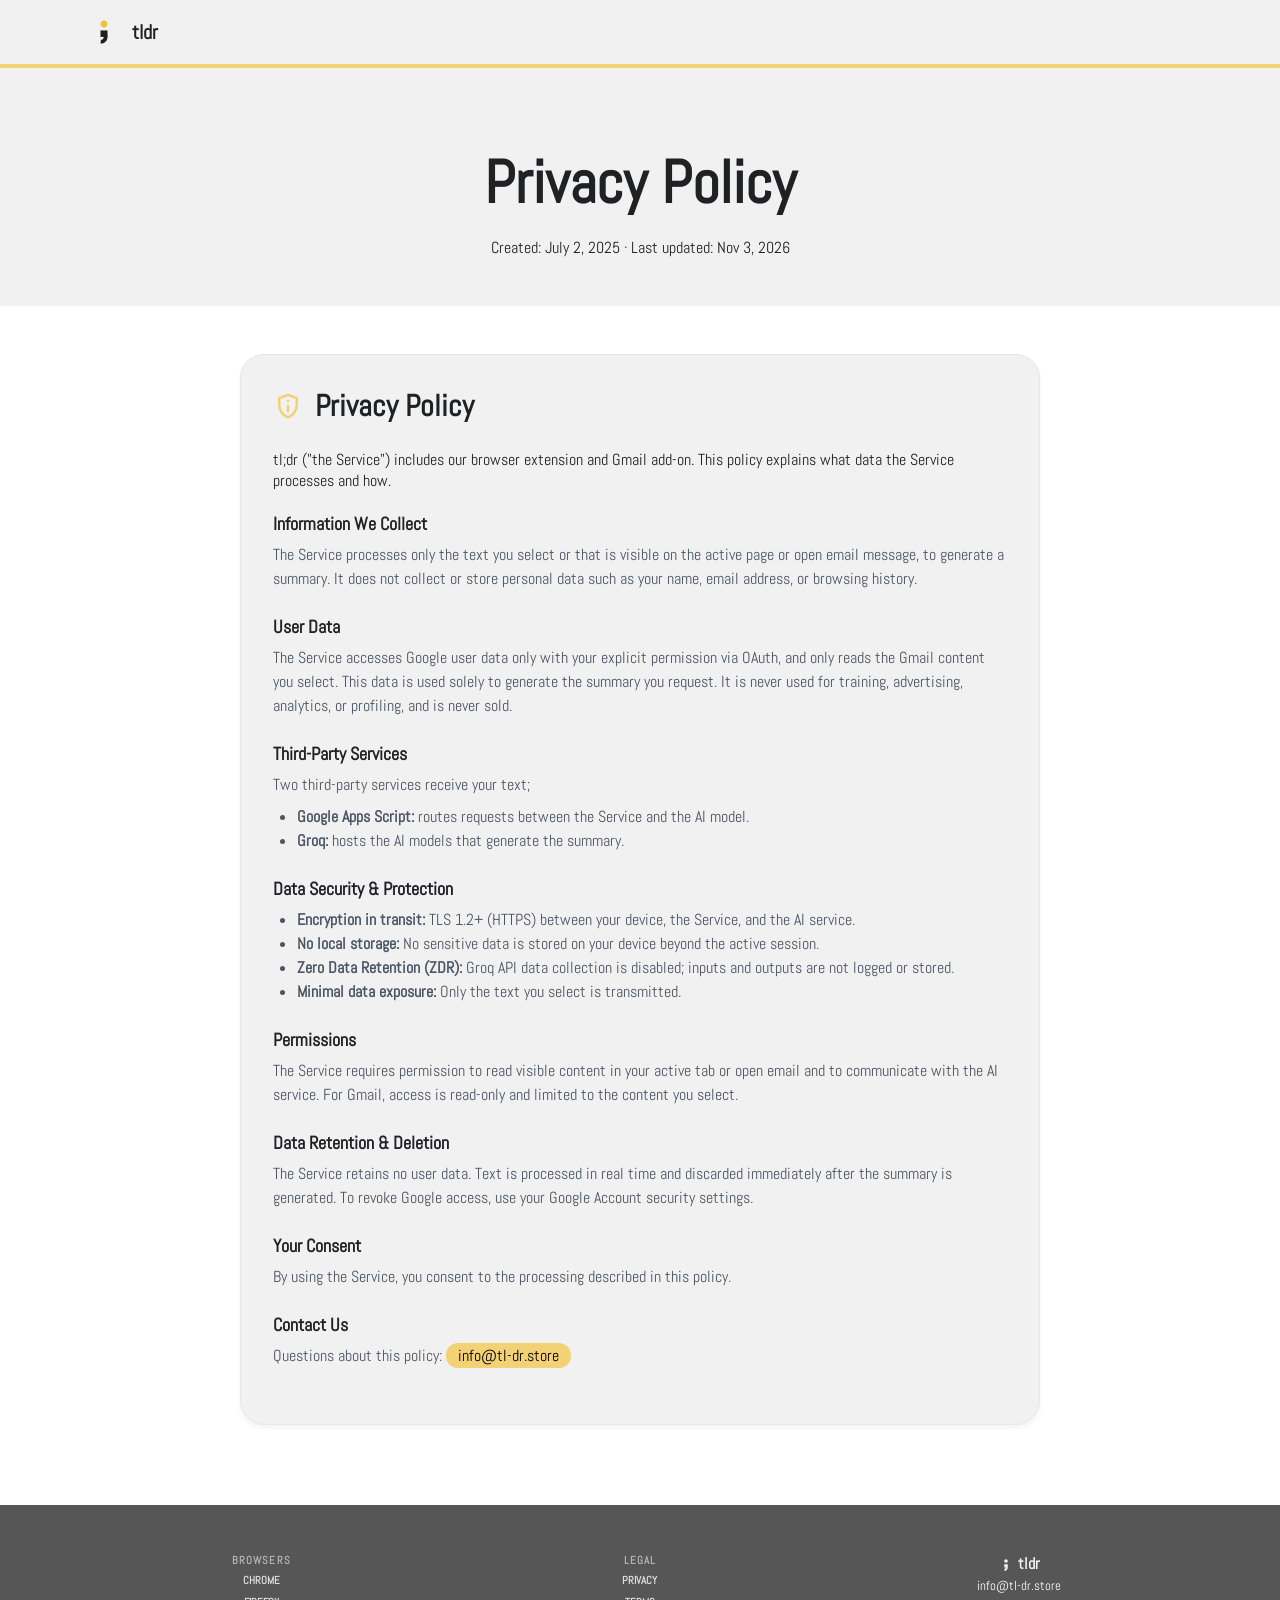
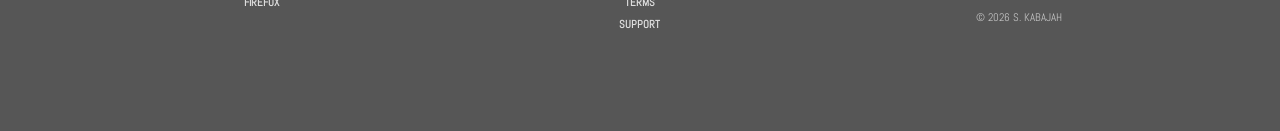
<file: privacy.html>
<!DOCTYPE html>
<html lang="en">
<head>
    <meta charset="UTF-8">
    <meta name="viewport" content="width=device-width, initial-scale=1.0">
    <title>tl;dr | Privacy Policy</title>
    <link href="https://fonts.googleapis.com/css2?family=Abel&display=swap" rel="stylesheet">
    <link rel="preconnect" href="https://fonts.googleapis.com">
    <link rel="preconnect" href="https://fonts.gstatic.com" crossorigin>
    <link rel="stylesheet" href="https://fonts.googleapis.com/css2?family=Material+Symbols+Outlined:opsz,wght,FILL,GRAD@20..48,100..700,0..1,-50..200">

    <!-- Icons for SERP, Tab, and Mobile -->
    <link rel="icon" type="image/svg+xml" href="/serp.svg">
    <link rel="icon" type="image/png" sizes="32x32" href="/icon-32.png">
    <link rel="icon" type="image/png" sizes="48x48" href="/icon-48.png">
    <link rel="apple-touch-icon" sizes="180x180" href="/icon-180.png">

    <!-- PWA / Manifest -->
    <link rel="manifest" href="/manifest.json">
    <meta name="theme-color" content="#f3d175">

    <link rel="stylesheet" href="main.css">
</head>
<body>

<nav class="nav">
    <div class="container nav_inner">
        <a href="index.html" class="nav_brand">
            <img src="icon.svg" alt="tl-dr" class="icon-md">
            <span>tldr</span>
        </a>
        <div class="nav_links">

        </div>
    </div>
</nav>

<section class="privacy-hero">
    <div class="container">
        <h1>Privacy Policy</h1>
        <p>Created: July 2, 2025 · Last updated: Nov 3, 2026</p>
    </div>
</section>


<section class="privacy-content">
    <div class="container">
        <div class="card">
            <div class="card_header">
                <span class="material-symbols-outlined yellow">privacy_tip</span>
                <h2>Privacy Policy</h2>
            </div>

            <p>tl;dr ("the Service") includes our browser extension and Gmail add-on. This policy explains what data the Service processes and how.</p>

            <br>

            <div class="policy-block">
                <h3>Information We Collect</h3>
                <p>The Service processes only the text you select or that is visible on the active page or open email message, to generate a summary. It does not collect or store personal data such as your name, email address, or browsing history.</p>
            </div>

            <div class="policy-block">
                <h3>User Data</h3>
                <p>The Service accesses Google user data only with your explicit permission via OAuth, and only reads the Gmail content you select. This data is used solely to generate the summary you request. It is never used for training, advertising, analytics, or profiling, and is never sold.</p>
            </div>

            <div class="policy-block">
                <h3>Third-Party Services</h3>
                <p>Two third-party services receive your text;</p>
                <ul>
                    <li><strong>Google Apps Script: </strong>routes requests between the Service and the AI model.</li>
                    <li><strong>Groq: </strong>hosts the AI models that generate the summary.</li>
                </ul>
            </div>

            <div class="policy-block">
                <h3>Data Security & Protection</h3>
                <ul>
                    <li><strong>Encryption in transit:</strong> TLS 1.2+ (HTTPS) between your device, the Service, and the AI service.</li>
                    <li><strong>No local storage:</strong> No sensitive data is stored on your device beyond the active session.</li>
                    <li><strong>Zero Data Retention (ZDR):</strong> Groq API data collection is disabled; inputs and outputs are not logged or stored.</li>
                    <li><strong>Minimal data exposure:</strong> Only the text you select is transmitted.</li>
                </ul>
            </div>

            <div class="policy-block">
                <h3>Permissions</h3>
                <p>The Service requires permission to read visible content in your active tab or open email and to communicate with the AI service. For Gmail, access is read-only and limited to the content you select.</p>
            </div>

            <div class="policy-block">
                <h3>Data Retention & Deletion</h3>
                <p>The Service retains no user data. Text is processed in real time and discarded immediately after the summary is generated. To revoke Google access, use your Google Account security settings.</p>
            </div>

            <div class="policy-block">
                <h3>Your Consent</h3>
                <p>By using the Service, you consent to the processing described in this policy.</p>
            </div>

            <div class="policy-block">
                <h3>Contact Us</h3>
                <p>Questions about this policy: <a href="mailto:info@tl-dr.store" class="link">info@tl-dr.store</a></p>
            </div>
        </div>
    </div>
</section>

<!-- ===== FOOTER ===== -->
<footer class="footer" id="footer">
    <div class="container footer_inner">

        <div class="footer-group">
            <h4 class="footer-group-title">Browsers</h4>
            <div class="footer_links">
                <a href="chrome.html" target="_blank">Chrome</a>
                <a href="firefox.html" target="_blank">Firefox</a>
            </div>
        </div>

        <div class="footer-group">
            <h4 class="footer-group-title">Legal</h4>
            <div class="footer_links">
                <a href="privacy.html">Privacy</a>
                <a href="terms.html">Terms</a>
                <a href="support.html">Support</a>
            </div>
        </div>

        <div class="footer-group">
            <div class="footer_brand">
                <a href="index.html">
                    <img src="icon-white.svg" alt="tl-dr" class="icon-xs">
                    <span>tldr</span>
                </a>
            </div>
            <a class="footer_links email" href="mailto:info@tl-dr.store">info@tl-dr.store</a>
            <div class="footer_credit">
                <br>© 2026
                <a href="https://skabajah.github.io/" target="_blank">S. Kabajah</a>
            </div>
        </div>

    </div>
</footer>

<!-- Google tag (gtag.js) -->
<script async src="https://www.googletagmanager.com/gtag/js?id=G-SD2NVV5C39"></script>
<script>
  window.dataLayer = window.dataLayer || [];
  function gtag(){dataLayer.push(arguments);}
  gtag('js', new Date());
  gtag('config', 'G-SD2NVV5C39');
</script>

</body>
</html>
</file>
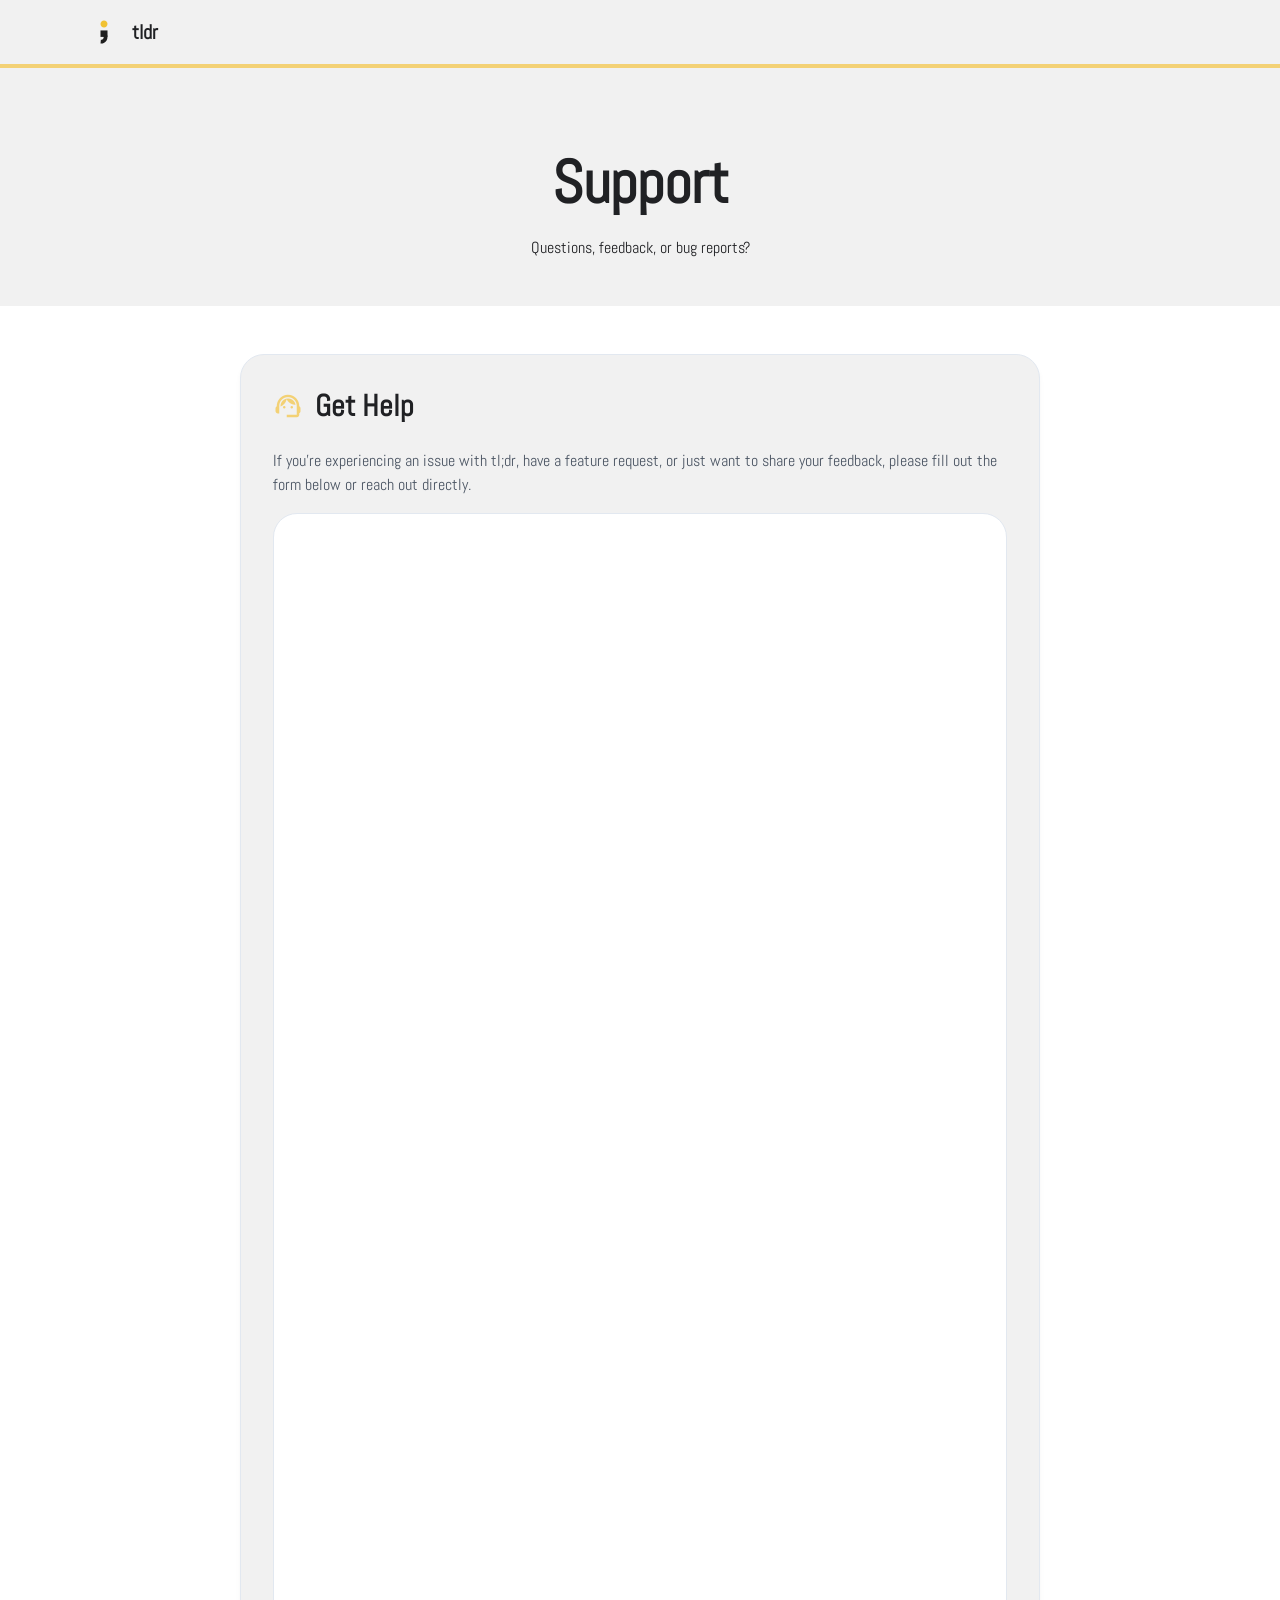
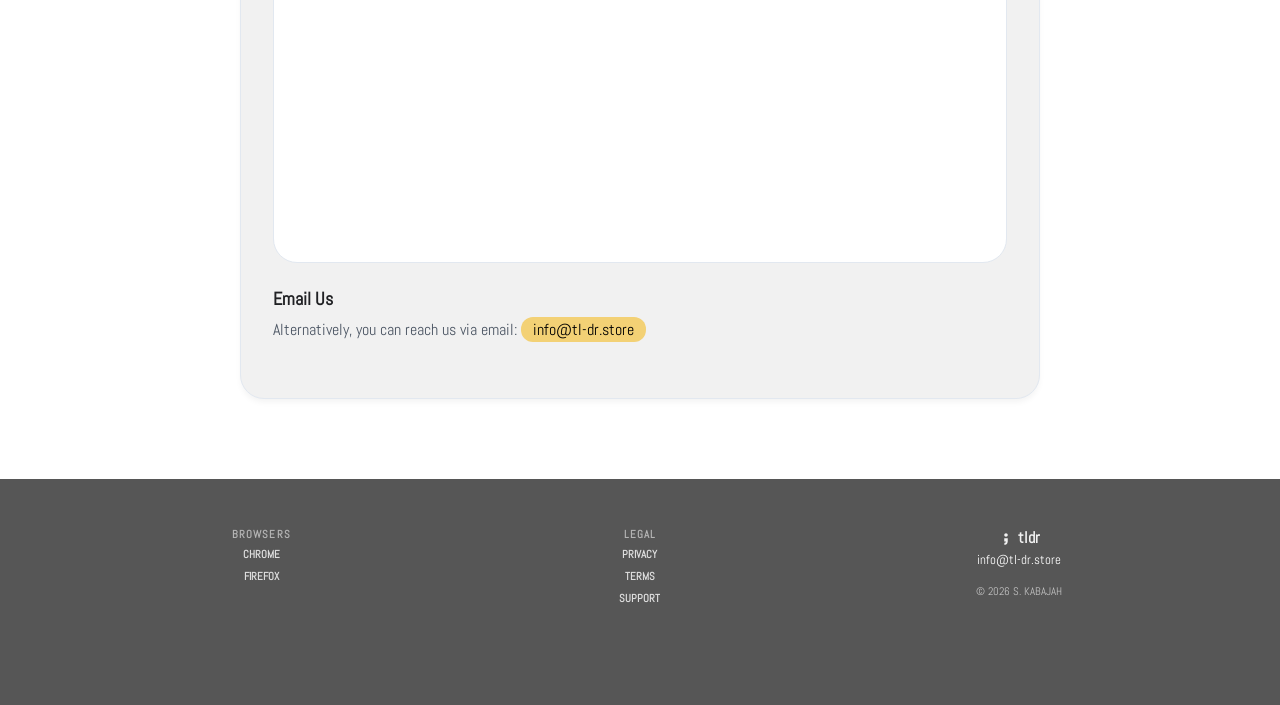
<file: support.html>
<!DOCTYPE html>
<html lang="en">
<head>
    <meta charset="UTF-8">
    <meta name="viewport" content="width=device-width, initial-scale=1.0">
    <title>tl;dr | Support</title>
    <link href="https://fonts.googleapis.com/css2?family=Abel&display=swap" rel="stylesheet">
    <link rel="preconnect" href="https://fonts.googleapis.com">
    <link rel="preconnect" href="https://fonts.gstatic.com" crossorigin>
    <link rel="stylesheet" href="https://fonts.googleapis.com/css2?family=Material+Symbols+Outlined:opsz,wght,FILL,GRAD@20..48,100..700,0..1,-50..200">

    <!-- Icons for SERP, Tab, and Mobile -->
    <link rel="icon" type="image/svg+xml" href="/serp.svg">
    <link rel="icon" type="image/png" sizes="32x32" href="/icon-32.png">
    <link rel="icon" type="image/png" sizes="48x48" href="/icon-48.png">
    <link rel="apple-touch-icon" sizes="180x180" href="/icon-180.png">
    
    <!-- PWA / Manifest -->
    <link rel="manifest" href="/manifest.json">
    <meta name="theme-color" content="#f3d175">

    <link rel="stylesheet" href="main.css">
</head>
<body>

<nav class="nav">
    <div class="container nav_inner">
        <a href="index.html" class="nav_brand">
            <img src="icon.svg" alt="tl-dr" class="icon-md">
            <span>tldr</span>
        </a>
        <div class="nav_links">
            <!-- Add nav links here if needed -->
        </div>
    </div>
</nav>

<section class="privacy-hero">
    <div class="container">
        <h1>Support</h1>
        <p>Questions, feedback, or bug reports?</p>
    </div>
</section>

<section class="privacy-content">
    <div class="container">
        <div class="card">
            <div class="card_header">
                <span class="material-symbols-outlined yellow">support_agent</span>
                <h2>Get Help</h2>
            </div>
            
            <div class="policy-block">
                <p>If you're experiencing an issue with tl;dr, have a feature request, or just want to share your feedback, please fill out the form below or reach out directly.</p>
                
                <!-- GOOGLE FORM IFRAME GOES HERE -->
                <div class="form-block" >
                    <iframe src="https://docs.google.com/forms/d/e/1FAIpQLSf2RXYvewKuHg3KukhovPvBf0ynt2Hx_QDSRVgpo6UCTYdCNg/viewform?embedded=true">Loading…</iframe>                
                </div>
                <!-- END GOOGLE FORM -->
                
            </div>

            <div class="policy-block">
                <h3>Email Us</h3>
                <p>Alternatively, you can reach us via email: 
                <a href="mailto:info@tl-dr.store" class="link">info@tl-dr.store</a></p>
            </div>
        </div>
    </div>
</section>

<!-- ===== FOOTER ===== -->
<footer class="footer" id="footer">
    <div class="container footer_inner">

        <div class="footer-group">
            <h4 class="footer-group-title">Browsers</h4>
            <div class="footer_links">
                <a href="chrome.html" target="_blank">Chrome</a>
                <a href="firefox.html" target="_blank">Firefox</a>
            </div>
        </div>

        <div class="footer-group">
            <h4 class="footer-group-title">Legal</h4>
            <div class="footer_links">
                <a href="privacy.html">Privacy</a>
                <a href="terms.html">Terms</a>
                <a href="support.html">Support</a>
            </div>
        </div>

        <div class="footer-group">
            <div class="footer_brand">
                <a href="index.html">
                    <img src="icon-white.svg" alt="tl-dr" class="icon-xs">
                    <span>tldr</span>
                </a>
            </div>
            <a class="footer_links email" href="mailto:info@tl-dr.store">info@tl-dr.store</a>
            <div class="footer_credit">
                <br>© 2026 
                <a href="https://skabajah.github.io/" target="_blank">S. Kabajah</a>
            </div>
        </div>

    </div>
</footer>

<!-- Google tag (gtag.js) -->
<script async src="https://www.googletagmanager.com/gtag/js?id=G-SD2NVV5C39"></script>
<script>
  window.dataLayer = window.dataLayer || [];
  function gtag(){dataLayer.push(arguments);}
  gtag('js', new Date());
  gtag('config', 'G-SD2NVV5C39');
</script>

</body>
</html>
</file>
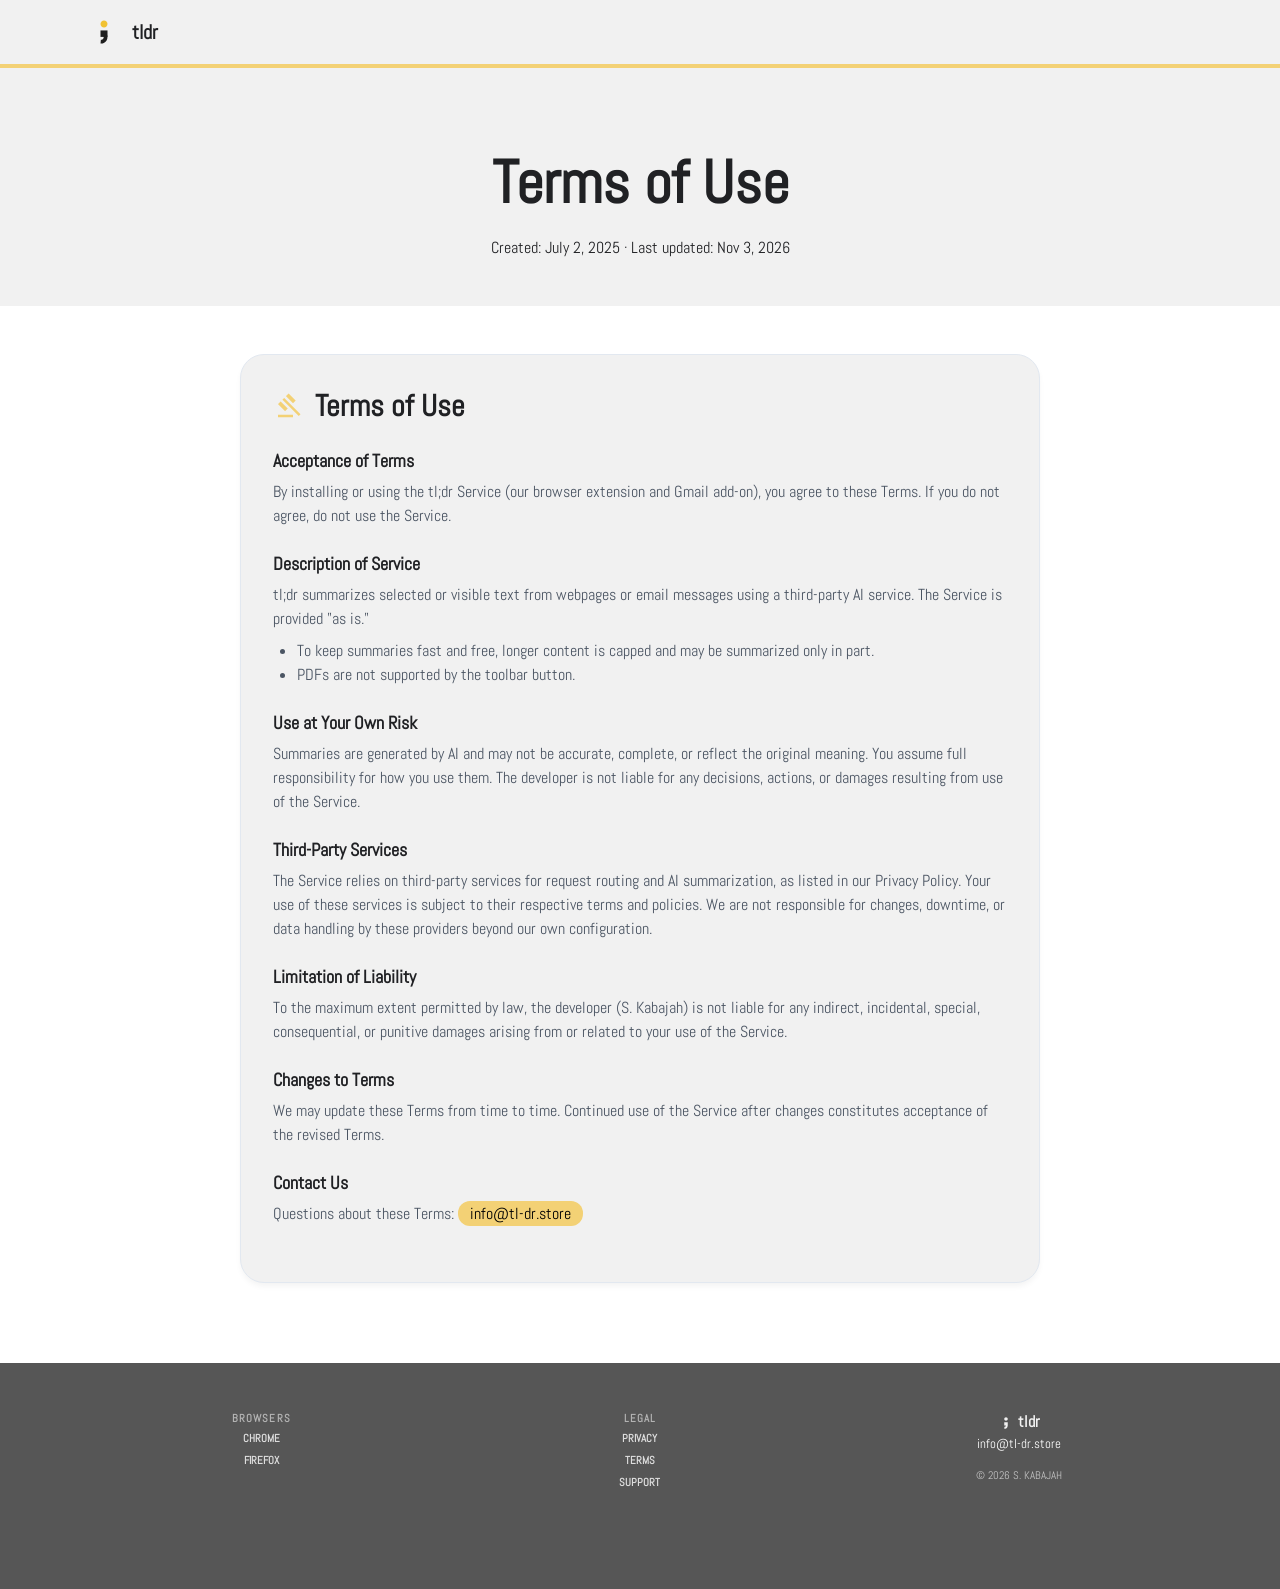
<file: terms.html>
<!DOCTYPE html>
<html lang="en">
<head>
    <meta charset="UTF-8">
    <meta name="viewport" content="width=device-width, initial-scale=1.0">
    <title>tl;dr | Terms of Use</title>
    <link href="https://fonts.googleapis.com/css2?family=Abel&display=swap" rel="stylesheet">
    <link rel="preconnect" href="https://fonts.googleapis.com">
    <link rel="preconnect" href="https://fonts.gstatic.com" crossorigin>
    <link rel="stylesheet" href="https://fonts.googleapis.com/css2?family=Material+Symbols+Outlined:opsz,wght,FILL,GRAD@20..48,100..700,0..1,-50..200">


    <!-- Icons for SERP, Tab, and Mobile -->
    <link rel="icon" type="image/svg+xml" href="/serp.svg">
    <link rel="icon" type="image/png" sizes="32x32" href="/icon-32.png">
    <link rel="icon" type="image/png" sizes="48x48" href="/icon-48.png">
    <link rel="apple-touch-icon" sizes="180x180" href="/icon-180.png">
    
        <!-- PWA / Manifest -->
    <link rel="manifest" href="/manifest.json">
    <meta name="theme-color" content="#f3d175">


    <link rel="stylesheet" href="main.css">
</head>
<body>

<nav class="nav">
    <div class="container nav_inner">
        <a href="index.html" class="nav_brand">
            <img src="icon.svg" alt="tl-dr" class="icon-md">
            <span>tldr</span>
        </a>
        <div class="nav_links">

        </div>
    </div>
</nav>

<section class="privacy-hero">
    <div class="container">
        <h1>Terms of Use</h1>
        <p>Created: July 2, 2025 · Last updated: Nov 3, 2026</p>
    </div>
</section>


<section class="privacy-content">
    <div class="container">
        <div class="card">
            <div class="card_header">
                <span class="material-symbols-outlined yellow">gavel</span>
                <h2>Terms of Use</h2>
            </div>

            <div class="policy-block">
                <h3>Acceptance of Terms</h3>
                <p>By installing or using the tl;dr Service (our browser extension and Gmail add-on), you agree to these Terms. If you do not agree, do not use the Service.</p>
            </div>

            <div class="policy-block">
                <h3>Description of Service</h3>
                <p>tl;dr summarizes selected or visible text from webpages or email messages using a third-party AI service. The Service is provided "as is."</p>
                <ul>
                    <li>To keep summaries fast and free, longer content is capped and may be summarized only in part.</li>
                    <li>PDFs are not supported by the toolbar button.</li>
                </ul>
            </div>

            <div class="policy-block">
                <h3>Use at Your Own Risk</h3>
                <p>Summaries are generated by AI and may not be accurate, complete, or reflect the original meaning. You assume full responsibility for how you use them. The developer is not liable for any decisions, actions, or damages resulting from use of the Service.</p>
            </div>

            <div class="policy-block">
                <h3>Third-Party Services</h3>
                <p>The Service relies on third-party services for request routing and AI summarization, as listed in our Privacy Policy. 
                Your use of these services is subject to their respective terms and policies. We are not responsible for changes, downtime, or data handling by these providers beyond our own configuration.</p>
            </div>

            <div class="policy-block">
                <h3>Limitation of Liability</h3>
                <p>To the maximum extent permitted by law, the developer (S. Kabajah) is not liable for any indirect, incidental, special, consequential, or punitive damages arising from or related to your use of the Service.</p>
            </div>

            <div class="policy-block">
                <h3>Changes to Terms</h3>
                <p>We may update these Terms from time to time. Continued use of the Service after changes constitutes acceptance of the revised Terms.</p>
            </div>

            <div class="policy-block">
                <h3>Contact Us</h3>
                <p>Questions about these Terms: <a href="mailto:info@tl-dr.store" class="link">info@tl-dr.store</a></p>
            </div>
        </div>
    </div>
</section>



<!-- ===== FOOTER ===== -->
<footer class="footer" id="footer">
    <div class="container footer_inner">



        <div class="footer-group">
            <h4 class="footer-group-title">Browsers</h4>
            <div class="footer_links">
                <a href="chrome.html" target="_blank">Chrome</a>
                <a href="firefox.html"target="_blank">Firefox</a>
            </div>
        </div>

<!--         <div class="footer-group">
            <h4 class="footer-group-title">Social</h4>
            <div class="footer_links">
                    <a href="redirect_linkedin.html" target="_blank">LinkedIn</a>
                    <a href="redirect_youtube.html" target="_blank">YouTube</a>
                    <a href="redirect_instagram.html" target="_blank">Instagram</a>
                    <a href="redirect_facebook.html" target="_blank">Facebook</a>
            </div>
        </div> -->

        <div class="footer-group">
            <h4 class="footer-group-title">Legal</h4>
            <div class="footer_links">
                <a href="privacy.html">Privacy</a>
                <a href="terms.html">Terms</a>
                <a href="support.html">Support</a>
            </div>
        </div>

        <div class="footer-group">
            <div class="footer_brand">
                <a href="index.html">
                    <img src="icon-white.svg" alt="tl-dr" class="icon-xs">
                    <span>tldr</span>
                </a>
            </div>
            <a class="footer_links email" href="mailto:info@tl-dr.store">info@tl-dr.store</a>
            <div class="footer_credit">
                <br>© 2026 
                <a href="https://skabajah.github.io/" target="_blank">S. Kabajah</a>
            </div>
        </div>

    </div>
</footer>


<!-- Google tag (gtag.js) -->
<script async src="https://www.googletagmanager.com/gtag/js?id=G-SD2NVV5C39"></script>
<script>
  window.dataLayer = window.dataLayer || [];
  function gtag(){dataLayer.push(arguments);}
  gtag('js', new Date());
  gtag('config', 'G-SD2NVV5C39');
</script>

</body>
</html>
</file>
<file: main.css>
/**
 * tl;dr | spill the tea ..
 * 
 * Version:   5.1
 * Created:   2025-07-02
 * Updated:   2026-06-18
 * Author:    S. Kabajah
 * 
 * COPYRIGHT NOTICE:
 * Copyright (c) 2026 S. Kabajah. All rights reserved.
 * Unauthorized copying, distribution, or modification of this file 
 * is strictly prohibited. 
 * 
 * Full license & terms: https://tl-dr.store/privacy.html
 */

@import url('https://fonts.googleapis.com/css2?family=Abel&family=Candal&display=swap');

:root {
    --yellow: #f3d175;
    --yellow-light: #f5ebd0;
    --blue: #7498d5;
    --red: #dd7970;
    --green: #7fa171;
    --purple: #b880b8;
    --dark: #202124;
    --gray-light: #f8fafc;
    --gray: #e2e8f0;
    --white: #f1f1f1;
    --black: #1f1f1f;
    --shadow: 0 10px 25px rgba(0,0,0,0.15);
    --btn-shadow: 5px 5px 10px 1px rgb(0 0 0 / 40%);
    /*--firefox-orange: #e67e22;*/
    --firefox-orange: #93918f;
    
}

* { 
    margin: 0; 
    padding: 0; 
    box-sizing: border-box; 
    font-family: 'Abel', sans-serif;
}
html { scroll-behavior: smooth; }
body { color: var(--dark); }

.material-symbols-rounded,
.material-symbols-outlined {
    font-variation-settings: 'FILL' 0, 'wght' 400, 'GRAD' 0, 'opsz' 24;
    vertical-align: middle;
}

.container { max-width: 72rem; margin: 0 auto; padding: 0 1.5rem; }

/* Nav */
.nav {
    position: fixed;
    top: 0;
    width: 100%;
    background: var(--white);
    border-bottom: 4px solid var(--yellow);
    z-index: 50;
}
.nav_inner {
    display: flex;
    justify-content: space-between;
    align-items: center;
    height: 64px;
}
.nav_brand {
    display: flex;
    align-items: center;
    gap: 0.75rem;
    text-decoration: none;
    font-weight: 700;
    font-size: 1.25rem;
    color: inherit;
}
.nav_links {
    display: none;
    gap: 1rem;
    font-size: 0.75rem;
    font-weight: 700;
    text-transform: uppercase;
}
.nav_links a { 
    text-decoration: none; 
    color: inherit; 
    padding: 4px 8px;
}
.nav_links a:hover { 
    background: var(--yellow);
    border-radius: 12px;
}
@media (min-width: 768px) { .nav_links { display: flex; } }

/* Icons */
.icon-xs { width: 16px; height: 16px; object-fit: contain; vertical-align: middle; }
.icon-sm { width: 24px; height: 24px; object-fit: contain; vertical-align: middle; }
.icon-md { width: 32px; height: 32px; object-fit: contain; }
.icon-lg { object-fit: contain; display: inline-block; vertical-align: middle; margin: 0 -1.5rem; height: 8rem; }

/* Hero */
.hero {
    background: var(--yellow);
    text-align: center;
    padding: 8rem 1.5rem 6rem;
}
.badge {
    display: inline-block;
    background: rgba(255,255,255,0.6);
    padding: 0.25rem 1rem;
    border-radius: 9999px;
    font-size: 0.75rem;
    font-weight: 700;
    margin-bottom: 1.5rem;
}
.hero_title {
    text-transform: lowercase;
    margin-bottom: 1rem;
    justify-self: center;
    font-size: 7rem;
    font-weight: bolder;
    font-family: 'Candal';
}
.hero_subtitle {
    font-size: 1.875rem;
    font-weight: 700;
    opacity: 85%;
    margin-bottom: 1rem;
}
.hero_desc {
    font-size: 1.125rem;
    max-width: 42rem;
    margin: 1rem auto;
}
@media (max-width: 768px) { 
    .hero_title { font-size: 4.5rem; }
    .icon-lg { height: 5rem; margin: 0 -0.5rem; } 
    .hero_subtitle { font-size: 1.4rem; }
    .hero_desc { font-size: 1rem; }
}

/* Hero Buttons */
.hero_buttons {
    display: flex;
    gap: 1.5rem;
    justify-content: center;
    flex-wrap: wrap;
    margin: 2rem;
}
@media (max-width: 768px) {
    .hero_buttons { gap: 1rem; }
}
.btn-store {
    display: inline-flex;
    align-items: center;
    justify-content: center;
    width: 230px;
    padding: 0.85rem 1rem;
    border-radius: 30px;
    font-weight: 700;
    text-decoration: none;
    font-size: 1rem;
    transition: all 0.2s ease;
    text-align: center;
    gap: 10px;
    color: white;
}
.btn-icon { width: 24px; height: 24px; opacity: 85%; }
.btn-chrome { background: var(--green); }
.btn-firefox { background: var(--firefox-orange); }
.btn-store:hover { box-shadow: var(--btn-shadow); transform: scale(1.02); }

.hero_availability { margin-top: 2rem; font-size: 0.75rem; opacity: 85%; letter-spacing: 0.1em; text-transform: uppercase; }
.hero_soon { margin-top: 0.5rem; font-size: 0.75rem; opacity: 55%; letter-spacing: 0.1em; text-transform: uppercase; }

/* Sections */
.section { 
    padding: 6rem 1rem; 
    border-bottom: 1px solid var(--gray);
}
.section--gray { 
    background: var(--gray-light); 
    border-top: 1px solid var(--gray); 
    border-bottom: 1px solid var(--gray); 
}
.section_badge {
    display: inline-flex;
    align-items: center;
    gap: 0.5rem;
    font-weight: 700;
    font-size: 0.75rem;
    text-transform: uppercase;
    margin-bottom: 1rem;
    padding: 4px 14px;
    border-radius: 999px;
}
.section_title {
    font-size: 2.25rem;
    font-weight: 900;
    text-transform: lowercase;
    margin-bottom: 1.5rem;
}
@media (max-width: 1024px) { .section_title { font-size: 1.8rem; } }
.section_desc { font-size: 1.125rem; opacity: 0.8; margin-bottom: 2rem; }

/* Browser Mockup */
.browser-window {
    width: 100%;
    max-width: 1100px;
    margin: 0 auto;
    background: white;
    border-radius: 12px;
    box-shadow: 0 30px 60px rgba(0,0,0,0.12);
    display: flex;
    flex-direction: column;
    overflow: hidden;
    border: 1px solid var(--gray);
}
.browser-mockup-container { margin-top: 3rem; margin-bottom: 1rem; }
.browser-header {
    height: 44px;
    background: #f1f3f4;
    display: flex;
    align-items: center;
    padding: 0 16px;
    gap: 12px;
    border-bottom: 1px solid var(--gray);
}
.browser-dots { display: flex; gap: 6px; }
.dot { width: 12px; height: 12px; border-radius: 50%; }
.dot-red { background: #ff5f57; }
.dot-yellow { background: #ffbd2e; }
.dot-green { background: #28c940; }
.address-bar {
    flex: 1;
    height: 28px;
    background: white;
    border-radius: 14px;
    display: flex;
    align-items: center;
    padding: 0 12px;
    font-size: 13px;
    color: #5f6368;
    border: 1px solid #dfe1e5;
    overflow: hidden;
    white-space: nowrap;
}
.browser-content {
    flex: 1;
    display: flex;
    overflow: hidden;
    background: #ffffff;
    min-height: 400px;
}
.web-page {
    flex: 1;
    padding: 30px 40px;
    overflow-y: auto;
    background: white;
}
.web-page .mock-title {
    height: 28px;
    width: 60%;
    background: #eef0f2;
    border-radius: 4px;
    margin-bottom: 20px;
}
.web-page .mock-line {
    height: 12px;
    background: #f1f3f4;
    border-radius: 4px;
    margin-bottom: 12px;
}
.web-page .mock-line.w95 { width: 95%; }
.web-page .mock-line.w80 { width: 80%; }
.web-page .mock-line.w60 { width: 60%; }
.web-page .mock-line.w40 { width: 40%; }

/* Sidebar (simple) */
.tldr-sidebar {
    width: 320px;
    background: var(--white);
    border-left: 1px solid var(--gray);
    display: flex;
    flex-direction: column;
}
.sidebar-header {
    padding: 16px 20px;
    background: var(--white);
    display: flex;
    align-items: center;
    justify-content: space-between;
    border-bottom: 1px solid var(--gray);
}
.header-brand {
    display: flex;
    align-items: center;
    gap: 10px;
    font-family: 'Candal', sans-serif;
    font-size: 16px;
    color: var(--dark);
}
.header-brand img { width: 24px; height: 24px; }
.close-btn { color: #94a3b8; font-size: 20px; }
.sidebar-content { padding: 20px; flex: 1; }
.sidebar-intro {
    font-size: 13px;
    color: #555;
    margin-bottom: 16px;
}
.sidebar-list {
    list-style: none;
    padding: 0;
}
.sidebar-list li {
    display: flex;
    gap: 10px;
    padding: 8px 0;
    font-size: 13px;
    color: #444;
    opacity: 0.7;
    line-height: 1.4;
}
.sidebar-list li .material-symbols-rounded {
    color: var(--green);
    font-size: 18px;
    flex-shrink: 0;
}
.action-footer {
    padding: 12px 16px;
    border-top: 1px solid var(--gray);
    background: var(--white);
    display: flex;
    gap: 6px;
}
.action-footer .icon-btn {
    flex: 1;
    background: var(--gray-light);
    border: 1px solid var(--gray);
    border-radius: 8px;
    display: flex;
    align-items: center;
    justify-content: center;
    height: 36px;
    color: var(--dark);
}
.action-footer .icon-btn .material-symbols-outlined { font-size: 20px; color: var(--blue); }

/* Context Menu */
.context-menu {
    position: absolute;
    top: 55%;
    left: 60%;
    transform: translate(-50%, -50%);
    background: var(--white);
    border: 1px solid var(--gray);
    border-radius: 8px;
    width: 200px;
    padding: 6px;
    box-shadow: var(--shadow);
    z-index: 10;
}
.context-menu .menu-item {
    padding: 8px 12px;
    border-radius: 4px;
    font-size: 13px;
    font-weight: 700;
    display: flex;
    align-items: center;
    gap: 10px;
    opacity: 0.4;
}
.context-menu .menu-item .material-symbols-rounded { font-size: 16px; }
.context-menu .menu-item.active {
    background: var(--yellow);
    /*color: var(--white);*/
    opacity: 1;
}
.context-menu .menu-item.active img { filter: brightness(0) invert(1); }
.context-menu .divider { border-top: 1px solid var(--gray); margin: 4px 0; }
.browser-content { position: relative; }

/* Email Support */
.gmail {
    display: flex;
    height: 400px;
    background: var(--white);
    border: 1px solid #e0e0e0;
    border-radius: 12px;
    overflow: hidden;
}
.gmail-main { flex: 1; padding: 1.5rem; display: flex; flex-direction: column; }
.gmail-toolbar {
    display: flex;
    align-items: center;
    gap: 1rem;
    margin-bottom: 1.5rem;
}
.gmail-toolbar .material-symbols-rounded { color: var(--red); font-size: 1.5rem; }
.gmail-search {
    flex: 1;
    height: 1em;
    background: var(--gray-light);
    border-radius: 25px;
}
.gmail-title { font-size: 1.125rem; font-weight: 700; margin-bottom: 0.25rem; }
.gmail-from { font-size: 0.75rem; color: #94a3b8; margin-bottom: 1.5rem; }
.gmail-body { flex: 1; display: flex; flex-direction: column; gap: 0.75rem; }
.gmail-body .line { height: 10px; background: var(--gray); border-radius: 4px; }
.gmail-badges { display: flex; gap: 6px; margin-bottom: 12px; flex-wrap: wrap; }
.gmail-badge {
    font-size: 8px;
    font-weight: 700;
    text-transform: uppercase;
    padding: 3px 12px;
    border-radius: 12px;
    background: var(--gray);
    color: #666;
}
.gmail-badge.active { 
    background: var(--red); 
    color: white;
}
.gmail-sidebar {
    width: 220px;
    background: var(--gray-light);
    border-left: 1px solid #e0e0e0;
    display: flex;
    flex-direction: column;
}
.gmail-sidebar-header {
    padding: 1rem;
    border-bottom: 1px solid #e0e0e0;
    background: var(--white);
    display: flex;
    align-items: center;
    gap: 8px;
    font-weight: 700;
    font-size: 11px;
}
.gmail-sidebar-header img { width: 18px; height: 18px; }
.gmail-sidebar-content { padding: 1rem; flex: 1; }
.gmail-tasks-label {
    font-size: 9px;
    font-weight: 700;
    color: var(--red);
    text-transform: uppercase;
    letter-spacing: 0.05em;
    margin-bottom: 0.75rem;
}
.gmail-tasks { list-style: none; }
.gmail-tasks li {
    display: flex;
    align-items: center;
    gap: 0.5rem;
    font-size: 11px;
    font-weight: 700;
    margin-bottom: 0.75rem;
}
.gmail-tasks .material-symbols-rounded { color: var(--red); font-size: 14px; }
.gmail-takeaway {
    margin-top: 1.5rem;
    padding-top: 0.75rem;
    border-top: 1px solid var(--gray);
}
.gmail-takeaway p:first-child {
    font-size: 9px;
    font-weight: 700;
    opacity: 0.4;
    text-transform: uppercase;
    letter-spacing: 0.05em;
}
.gmail-takeaway p:last-child { font-size: 10px; margin-top: 0.5rem; opacity: 0.7; }
@media (max-width: 768px) {
    .gmail { flex-direction: column; height: auto; }
    .gmail-sidebar { width: 100%; border-left: none; border-top: 1px solid #e0e0e0; }
    .gmail-search { display: none; }
}

/* Languages */
.language-demo {
    display: flex;
    gap: 2rem;
    align-items: stretch;
    max-width: 900px;
    margin: 0 auto;
}
@media (max-width: 768px) {
    .language-demo { flex-direction: column; gap: 1.5rem; }
}
.language-inputs { flex: 1; display: flex; flex-direction: column; gap: 0.75rem; }
.lang-input {
    padding: 0.75rem 1rem;
    background: var(--white);
    border: 1px solid var(--gray);
    border-radius: 8px;
    font-size: 13px;
    color: #555;
    opacity: 0.6;
    line-height: 1.5;
    display: flex;
    gap: 10px;
    align-items: flex-start;
}
.lang-input .flag { font-size: 16px; flex-shrink: 0; }
.lang-input .label {
    font-size: 10px;
    text-transform: uppercase;
    opacity: 0.4;
    letter-spacing: 0.05em;
    display: block;
}
.lang-arrow {
    display: flex;
    align-items: center;
    justify-content: center;
}
.lang-arrow > *  {
    font-size: 4em;
    color: var(--black);
} 
@media (max-width: 768px) {
    .lang-arrow { transform: rotate(90deg); padding: 0.5rem 0; }
}
.lang-output {
    flex: 1;
    padding: 1rem;
    background: var(--white);
    border: 2px solid var(--yellow);
    border-radius: 8px;
    display: flex;
    flex-direction: column;
    height: fit-content;
    align-self: center;
}
.lang-output .output-label {
    font-size: 11px;
    font-weight: 700;
    text-transform: uppercase;
    letter-spacing: 0.05em;
    color: var(--yellow);
    margin-bottom: 0.5rem;
}
.lang-output .output-text { 
    font-size: 20px; 
    line-height: 1.6; 
    color: var(--dark); 
    flex: 1; 
}
.lang-buttons {
    display: flex;
    justify-content: center;
    gap: 0.75rem;
    flex-wrap: wrap;
    margin-top: 2rem;
}
.lang-btn {
    padding: 0.5rem 1.25rem;
    border: 1px solid var(--gray);
    border-radius: 30px;
    background: transparent;
    font-family: 'Abel', sans-serif;
    font-size: 13px;
    font-weight: 500;
    color: #666;
}
.lang-btn.active, .lang-btn:hover {
    border-color: var(--yellow);
    background: var(--yellow-light);
    color: var(--dark);
}

/* Tones (6 grid) */
.tones-grid {
    display: grid;
    grid-template-columns: repeat(3, 1fr);
    gap: 1.25rem;
    max-width: 900px;
    margin: 0 auto;
}
@media (max-width: 768px) {
    .tones-grid { grid-template-columns: repeat(2, 1fr); }
}
@media (max-width: 480px) {
    .tones-grid { grid-template-columns: 1fr; }
}
.tone-card {
    background: var(--white);
    border-radius: 16px;
    padding: 1.5rem 1.25rem;
    border: 2px solid var(--gray);
    text-align: center;
    transition: all 0.2s;
    box-shadow: 0 2px 8px rgba(0,0,0,0.04);
}
.tone-card .material-symbols-outlined { font-size: 2.25rem; margin-bottom: 0.5rem; }
.tone-card h3 { font-size: 1.125rem; font-weight: 700; margin-bottom: 0.25rem; }
.tone-card p { font-size: 0.8rem; color: #666; line-height: 1.4; }
.tone-card:hover { transform: translateY(-4px); box-shadow: 0 8px 24px rgba(0,0,0,0.08); }
.tone-card.active { border-color: var(--yellow); background: var(--yellow-light); }

/* Settings Card */
.settings-card {
    background: var(--green);
    border-radius: 24px;
    padding: 3rem 2rem;
    color: var(--white);
    box-shadow: var(--shadow);
    max-width: 800px;
    margin: 0 auto;
}
.settings-grid {
    display: grid;
    grid-template-columns: 1fr 1fr;
    gap: 2rem;
}
@media (max-width: 768px) {
    .settings-grid { grid-template-columns: 1fr; gap: 1.5rem; }
}
.settings-group { display: flex; flex-direction: column; gap: 0.5rem; }
.settings-label {
    display: flex;
    align-items: center;
    gap: 0.5rem;
    font-size: 0.7rem;
    font-weight: 700;
    text-transform: uppercase;
    letter-spacing: 0.1em;
    opacity: 0.8;
}
.settings-label .material-symbols-outlined { font-size: 1.25rem; }
.settings-desc { font-size: 0.8rem; opacity: 0.7; }
.settings-select {
    width: 100%;
    padding: 0.75rem 1rem;
    border-radius: 10px;
    border: 1px solid rgba(255,255,255,0.2);
    background: rgba(255,255,255,0.1);
    color: white;
    font-family: 'Abel', sans-serif;
    font-size: 0.95rem;
}
.settings-select option { color: var(--dark); background: white; }
.font-controls {
    display: flex;
    align-items: center;
    gap: 1rem;
}
.font-btn {
    width: 2.25rem;
    height: 2.25rem;
    border-radius: 8px;
    border: 1px solid rgba(255,255,255,0.2);
    background: rgba(255,255,255,0.1);
    color: white;
    display: flex;
    align-items: center;
    justify-content: center;
}
.font-btn .material-symbols-outlined { font-size: 1.25rem; }
.font-size-display { font-size: 1.125rem; font-weight: 700; min-width: 2.5rem; text-align: center; }
.font-preview {
    margin-top: 0.5rem;
    padding: 0.5rem 0.75rem;
    background: rgba(255,255,255,0.1);
    border-radius: 8px;
    font-size: 0.875rem;
    opacity: 0.8;
}
.settings-actions {
    display: flex;
    align-items: center;
    justify-content: space-between;
    margin-top: 2rem;
    padding-top: 1.25rem;
    border-top: 1px solid rgba(255,255,255,0.15);
}
.save-btn {
    display: flex;
    align-items: center;
    gap: 0.5rem;
    padding: 0.6rem 2.5rem;
    background: var(--yellow);
    color: black;
    border: none;
    border-radius: 8px;
    font-size: 1rem;
    font-weight: 600;
    font-family: 'Abel', sans-serif;
}
.save-btn .material-symbols-outlined { font-size: 1.25rem; }
.save-status { font-weight: 600; color: var(--yellow-light); }

/* Footer */
.footer {
    background: #565656;
    padding: 3rem 1.5rem 6rem;
}
.footer_inner {
    max-width: 72rem;
    margin: 0 auto;
    display: grid;
    grid-template-columns: repeat(3, 1fr);
    flex-wrap: wrap;
    justify-content: space-between;
    gap: 2rem;
    justify-items: center;
}
/* Target the 4th child */
.footer_inner div:nth-child(4) {
 grid-column: span 3; 
}


.footer-group { 
    flex: 1; 
    text-align: center;
    /*min-width: 120px; */
}
.footer-group-title {
    color: var(--white);
    font-size: 0.7rem;
    font-weight: 700;
    text-transform: uppercase;
    letter-spacing: 0.1em;
    margin-bottom: 2px;
    opacity: 0.6;
    text-align: center;
}
.footer_brand {
    /*display: flex;*/
    /*align-items: center;*/
    /*gap: 0.5rem;*/
    flex-wrap: wrap;
    font-weight: 700;
    font-size: 1rem;
    color: var(--white);
    /*margin-bottom: 0.5rem;*/
}
.footer_brand a { text-decoration: none; color: var(--white); }
.footer_links { 
    display: flex; 
    flex-direction: column; 
    /*gap: 0.5rem; */
}
.footer_links a {
    text-decoration: none;
    color: white;
    font-size: 0.7rem;
    font-weight: 700;
    text-transform: uppercase;
    opacity: 0.8;
    padding: 4px 8px;
    width: fit-content;
    place-self: anchor-center;
}
.footer_links a:hover {
    background: var(--yellow);
    color: black;
    border-radius: 12px;
    opacity: 1;
}
.footer_credit { font-size: 0.7rem; color: var(--white); opacity: 0.7; text-transform: uppercase; }
.footer_credit a { color: var(--white); text-decoration: none; }
.footer_credit a:hover { color: var(--yellow); }
.email {
    text-transform: lowercase;
    width: fit-content;
    padding: 4px 8px;
    display: inline-flex;
    font-size: 0.8rem;
    color: white;
    text-decoration: none;
}
.email:hover {
    background: var(--yellow);
    color: black !important;
    border-radius: 12px;
}

/* Responsive */
@media (max-width: 768px) {
    .web-page { padding: 20px; }
    .tldr-sidebar { width: 100%; border-left: none; border-top: 1px solid var(--gray); }
    .browser-content { flex-direction: column; }
    .footer_inner { 
        display: flex;
        flex-direction: column; 
        text-align: center; 
        gap: 2rem; 
    }
    .footer-group-title { text-align: center; }
    .footer-group { text-align: center; }
    .footer_links { align-items: center; }
    .footer_brand { justify-content: center; }
    .context-menu { left: 50%; top: 60%; transform: translate(-50%, -50%); width: 180px; }
}


/* ===== PRIVACY & TERMS PAGES ===== */
.privacy-hero {
    background:  var(--white) ;
    text-align: center;
    padding: 8rem 1.5rem 3rem;
}
.privacy-hero h1 { 
    font-size: 3rem; 
    font-weight: 900; 
    margin: 1rem 0; 
}
@media (min-width: 768px) { 
    .privacy-hero h1 { font-size: 3.75rem; } 
}
.privacy-content { 
    padding: 3rem 1.5rem; 
    max-width: 56rem; 
    margin: 0 auto; 
}
.card {
    background: var(--white);
    border-radius: 1.5rem;
    border: 1px solid var(--gray);
    padding: 2rem;
    margin-bottom: 2rem;
    box-shadow: 0 4px 6px -1px rgba(0,0,0,0.05);
}
.card_header {
    display: flex;
    align-items: center;
    gap: 0.75rem;
    margin-bottom: 1.5rem;
}
.card_header .material-symbols-outlined { 
    font-size: 1.875rem; 
    color: var(--yellow); 
}
.card_header h2 { 
    font-size: 1.875rem; 
    font-weight: 900; 
}
.policy-block { 
    margin-bottom: 1.5rem; 
}
.policy-block h3 { 
    font-weight: 700; 
    font-size: 1.125rem; 
    margin-bottom: 0.5rem; 
}
.policy-block p, .policy-block li { 
    color: #4b5563; 
    line-height: 1.5; 
}
.policy-block ul { 
    padding-left: 1.5rem; 
    margin-top: 0.5rem; 
}
.callout {
    background: var(--yellow-light);
    border-left: 4px solid var(--yellow);
    padding: 1rem;
    margin-top: 1rem;
    font-size: 0.875rem;
    font-weight: 500;
}
.link { 
    background: var(--yellow);
    color: black;
    text-decoration: none; 
    padding: 2px 12px;
    border-radius: 12px;
}
.link:hover { 
    text-decoration: underline; 
    background: gold;
}
.yellow {
    color: var(--yellow); 
}
.email { 
    text-transform: lowercase;
    width: fit-content;
    padding: 2px 12px;
    display: inline-flex;
    font-size: 0.8rem;
    color: white;
    text-decoration: none;
} 

/* ===== coffee SECTION ===== */
.coffee-section {
    background: #f8f4eb;
    padding: 1.5rem 0;
    border-top: 2px solid var(--yellow);
    border-bottom: 2px solid var(--yellow); 
}

.coffee_inner {
    display: flex;
    align-items: center;
    justify-content: center;
    gap: 14px;
    flex-wrap: wrap;
    flex-direction: column-reverse;
}

.coffee-link {
    display: flex;
    align-items: center;
    gap: 8px;
    text-decoration: none;
    color: #a07804;
    font-weight: 600;
    font-size: 15px;
    background: white;
    padding: 6px 18px 6px 14px;
    border-radius: 6px;
    border: 1px solid #ddd;
    transition: all 0.2s;
}

.coffee-link:hover {
    background: #f0f7ff;
    border-color: #0070ba;
    transform: scale(1.02);
}

.coffee-icon {
    width: 24px;
    height: 24px;
}

.coffee-text {
    font-size: 13px;
    color: #555;
    margin: 0;
}

/* ===== TECH DOCS SECTION ===== */
.github-section {
    /*background: #f8f9fa;*/
    padding: 20px 0;
    border: none;
}

.github_inner {
    display: flex;
    align-items: center;
    justify-content: center;
    gap: 14px;
    flex-wrap: wrap;
    flex-direction: column-reverse;
}

.github-link {
    display: flex;
    align-items: center;
    gap: 8px;
    text-decoration: none;
    color: #ffffff;
    font-weight: 600;
    font-size: 15px;
    background: #565656;
    padding: 8px;
    border-radius: 4px;
    transition: all 0.2s ease;
}

.github-link:hover {
    background: #3d444d;
    border-color: #555;
    transform: scale(1.02);
}

.github-link img {
    width: 24px;
    height: 24px;
}

.github-text {
    font-size: 13px;
    color: #555;
    margin: 0;
    text-align: center;
}
 

/* ===== AI MODELS ===== */
.models-grid {
    display: grid;
    grid-template-columns: repeat(auto-fit, minmax(180px, 1fr));
    gap: 16px;
    max-width: 800px;
    margin: 0 auto;
}

.model-card {
    text-align: center;
    padding: 20px;
    background: var(--gray-light);
    border-radius: 8px;
}

.model-card h4 {
    margin: 0 0 4px 0;
    font-size: 16px;
}

.model-card p {
    font-size: 13px;
    color: #555;
    margin: 0;
}

/* ===== PRIVACY BANNER ===== */
.privacy-banner {
    padding: 20px 0;
    background: var(--gray-light);
    border-top: 1px solid #e9ecef;
    border-bottom: 1px solid #e9ecef;
}

.privacy-inner {
    display: flex;
    align-items: center;
    justify-content: center;
    gap: 12px;
    flex-wrap: wrap;
    text-align: center;
}

.privacy-inner .material-symbols-outlined {
    font-size: 24px;
    color: var(--green);
}

.privacy-inner span {
    font-size: 14px;
    color: #333;
}

.privacy-inner a {
    color: var(--blue);
    font-size: 14px;
    text-decoration: none;
}

.privacy-inner a:hover {
    text-decoration: underline;
}

/*feedback*/

.form-block {
    display: flex;
    justify-content: center;
    width: 100%;
    background: white;
    border-radius: 1.5rem;
    border: 1px solid var(--gray);
    margin-top: 1rem;
    padding: 1.5rem 0.5rem;
    overflow: hidden;
}

iframe {
    border: none;
    border-radius: 8px;
    overflow: hidden;
    margin: 0;
    width: 100%;
    height: 1300px;
}

/* Dark Mode */
@media (prefers-color-scheme: dark) {
    body { background: var(--black); color: var(--gray-light); }
    .nav { background: #2a2a2a; border-bottom-color: var(--yellow); }
    .nav_links a { color: var(--gray-light); }
    .nav_links a:hover { 
        background: var(--yellow); color: black; 
    }
    .hero { background: #3a3a2a; }
    .badge { background: rgba(0,0,0,0.3); color: var(--gray-light); }
    .hero_title { color: var(--gray-light); }
    .hero_subtitle { color: var(--gray-light); }
    .hero_desc { color: var(--gray-light); }
    .section--gray { background: #2a2a2a; border-color: #444; }
    .section_title { color: var(--gray-light); }
    .section_desc { color: #aaa; }
    .browser-window { background: #2a2a2a; border-color: #444; }
    .browser-header { background: #3a3a3a; border-color: #444; }
    .address-bar { background: #2a2a2a; color: #aaa; border-color: #555; }
    .web-page { background: #2a2a2a; }
    .web-page .mock-title { background: #444; }
    .web-page .mock-line { background: #3a3a3a; }
    .tldr-sidebar { background: #2a2a2a; border-color: #444; }
    .sidebar-header { background: #2a2a2a; border-color: #444; }
    .header-brand { color: var(--gray-light); }
    .close-btn { color: #666; }
    .sidebar-intro { color: #999; }
    .sidebar-list li { color: #aaa; }
    .action-footer { background: #2a2a2a; border-color: #444; }
    .action-footer .icon-btn { background: #3a3a3a; border-color: #555; }
    .action-footer .icon-btn .material-symbols-outlined { color: #888; }
    .context-menu { background: #2a2a2a; border-color: #444; }
    .context-menu .menu-item { color: var(--gray-light); }
    .context-menu .menu-item.active { background: var(--yellow); color: black;}
    .context-menu .menu-item.active img { filter: brightness(0.5); }
    .context-menu .divider { border-color: #444; }
    .gmail { background: #2a2a2a; border-color: #444; }
    .gmail-main { background: #2a2a2a; }
    .gmail-title { color: var(--gray-light); }
    .gmail-from { color: #888; }
    .gmail-body .line { background: #444; }
    .gmail-search { background: #3a3a3a; }
    .gmail-sidebar { background: #3a3a3a; border-color: #444; }
    .gmail-sidebar-header { background: #2a2a2a; border-color: #444; color: var(--gray-light); }
    .gmail-takeaway { border-color: #444; }
    .lang-input { background: #2a2a2a; border-color: #444; color: #999; }
    .lang-output { background: #2a2a2a; border-color: var(--yellow); }
    .lang-output .output-text { color: var(--gray-light); }
    .lang-btn { color: #999; border-color: #444; }
    .lang-btn.active { border-color: var(--yellow); background: #3a3a2a; color: var(--gray-light); }
    .tone-card { background: #2a2a2a; border-color: #444; }
    .tone-card h3 { color: var(--gray-light); }
    .tone-card p { color: #999; }
    .tone-card.active { background: #3a3a2a; border-color: var(--yellow); }
    .settings-card { background: #3a3a2a; }
    .footer { background: #1a1a1a; }

    /* Privacy & Terms Dark Mode */
    .privacy-hero { background: #2a2a2a; border-bottom: 1px solid #444; }
    .privacy-hero h1 { color: var(--gray-light); }
    .card { background: #2a2a2a; border-color: #444; }
    .card_header h2 { color: var(--gray-light); }
    .policy-block p, .policy-block li { color: #aaa; }
    .callout { background: #3a3a2a; border-left-color: var(--yellow); }

    /*coffee*/
    .coffee-section { background: #2a2a2a;   }
    .coffee-link { background: #3a3a3a; border-color: #555; color: #66b0ff; }
    .coffee-link:hover { background: #2a3a4a; border-color: #66b0ff; }
    .coffee-text { color: #aaa; }

    /* github */ 
    .github-section { background: #2a2a2a;   }
    .github-text { color: #aaa;  }

    /* models */ 
    .model-card { background: #2a2a2a;   }
    .model-card p {color: #aaa;}

    /* privacy-banner */ 
    .privacy-banner { background: #2a2a2a;   }
    .privacy-inner span { color: #aaa;  }

}
</file>
